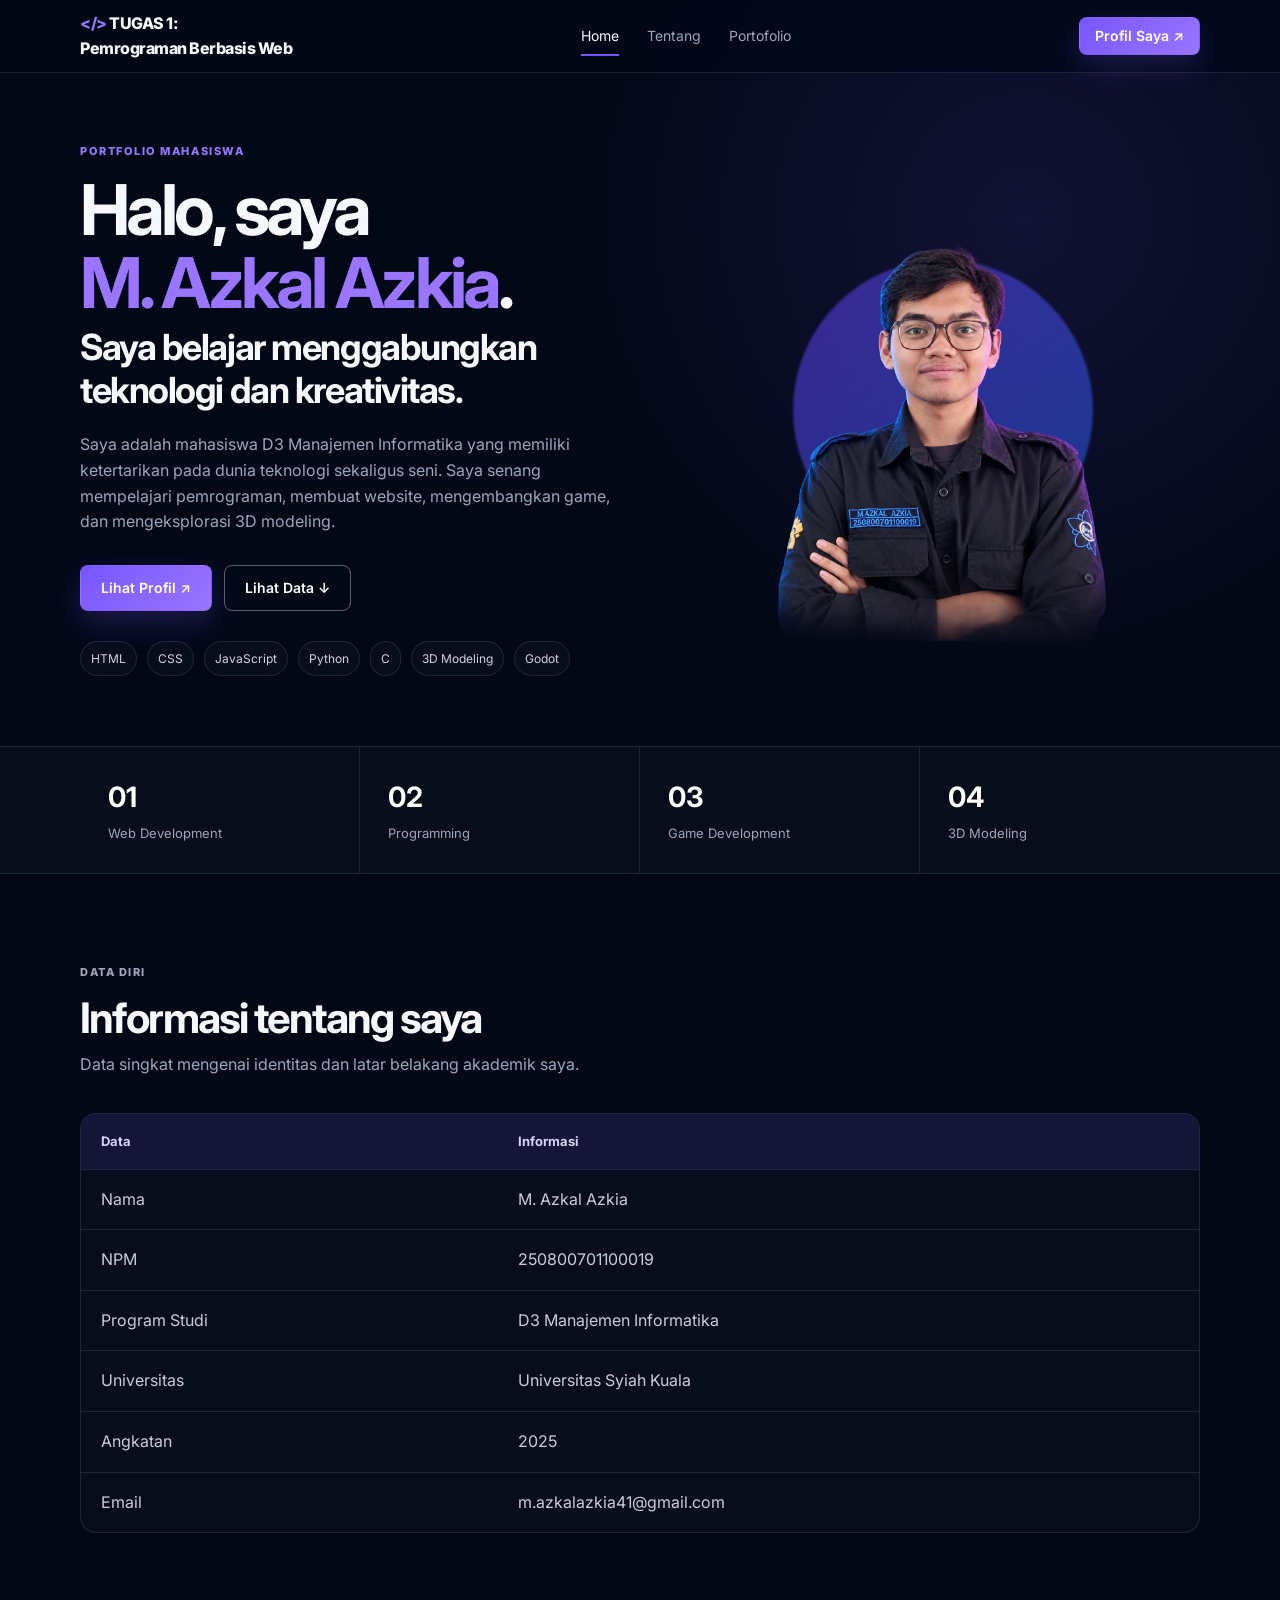
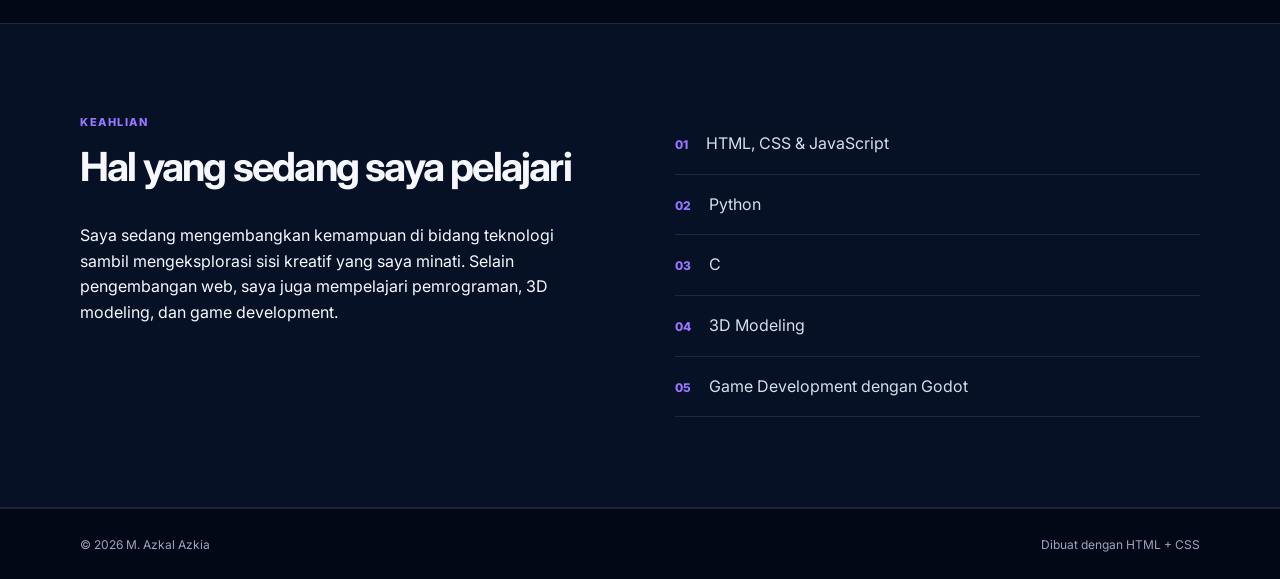
<file: index.html>
<!DOCTYPE html>
<html lang="id">
<head>
  <meta charset="UTF-8">
  <meta name="viewport" content="width=device-width, initial-scale=1.0">
  <title>Portfolio | M. Azkal Azkia</title>
  <link rel="stylesheet" href="style.css">
</head>
<body>
  <header class="site-header">
    <div class="container nav-wrap">
      <a class="brand" href="index.html"><span>&lt;/&gt;</span> TUGAS 1:<br>Pemrograman Berbasis Web</a>
      <nav aria-label="Navigasi utama">
        <a class="active" href="index.html">Home</a>
        <a href="about.html">Tentang</a>
        <a href="portofolio.html">Portofolio</a>
      </nav>
      <a class="btn btn-small" href="about.html">Profil Saya ↗</a>
    </div>
  </header>

  <main>
    <section class="hero container">
      <div class="hero-copy">
        <p class="eyebrow">PORTFOLIO MAHASISWA</p>
        <h1>Halo, saya <span><br>M. Azkal Azkia</span>.</h1>
        <h2>Saya belajar menggabungkan teknologi dan kreativitas.</h2>
        <p class="lead">
          Saya adalah mahasiswa D3 Manajemen Informatika yang memiliki ketertarikan
          pada dunia teknologi sekaligus seni. Saya senang mempelajari pemrograman,
          membuat website, mengembangkan game, dan mengeksplorasi 3D modeling.
        </p>


        <div class="hero-actions">
          <a class="btn" href="about.html">Lihat Profil ↗</a>
          <a class="btn btn-outline" href="#data">Lihat Data ↓</a>
        </div> 
          <small>
            <div class="tech-row">
              <span>HTML</span> 
              <span>CSS</span> 
              <span>JavaScript</span> 
              <span>Python</span> 
              <span>C</span> 
              <span>3D Modeling</span> 
              <span>Godot</span>
            </div>
          </small>
        </div>
      </div>

      <div class="hero-visual">
        <div class="glow"></div>
        <img
          src="assets/profile3.png"
          alt="Foto profil"
          class="profile-photo"
        >

      </div>
    </section>

    <section class="stats-section">
      <div class="container stats">
        <div class="stat">
          <strong>01</strong>
          <span>Web Development</span>
        </div>
        <div class="stat">
          <strong>02</strong>
          <span>Programming</span>
        </div>
        <div class="stat">
          <strong>03</strong>
          <span>Game Development</span>
        </div>
        <div class="stat">
          <strong>04</strong>
          <span>3D Modeling</span>
        </div>
      </div>
    </section>

    <section class="section container" id="data">
      <div class="section-heading">
        <p class="eyebrow">DATA DIRI</p>
        <h2>Informasi tentang saya</h2>
        <p>Data singkat mengenai identitas dan latar belakang akademik saya.</p>

      </div>

      <div class="table-card">
        <table>
          <thead>
            <tr>
              <th>Data</th>
              <th>Informasi</th>
            </tr>
          </thead>
          <tbody>
            <tr>
              <td>Nama</td><td>M. Azkal Azkia</td>
            </tr>
            <tr>
              <td>NPM</td>
              <td>250800701100019</td>
            </tr>
            <tr>
              <td>Program Studi</td>
              <td>D3 Manajemen Informatika</td>
            </tr>
            <tr>
              <td>Universitas</td>
              <td>Universitas Syiah Kuala</td>
            </tr>
            <tr>
              <td>Angkatan</td>
              <td>2025</td>
            </tr>
            <tr>
              <td>Email</td>
              <td>m.azkalazkia41@gmail.com</td>
            </tr>
          </tbody>

        </table>
      </div>
    </section>

    <section class="section section-alt">
      <div class="container two-col">
        <div>
          <p class="eyebrow">KEAHLIAN</p>
          <h2>Hal yang sedang saya pelajari</h2>
          <p>
            Saya sedang mengembangkan kemampuan di bidang teknologi sambil mengeksplorasi
            sisi kreatif yang saya minati. Selain pengembangan web, saya juga mempelajari
            pemrograman, 3D modeling, dan game development.
          </p>
        </div>

        <ul class="skill-list">
          <li><span>01</span> HTML, CSS &amp; JavaScript</li>
          <li><span>02</span> Python</li>
          <li><span>03</span> C</li>
          <li><span>04</span> 3D Modeling</li>
          <li><span>05</span> Game Development dengan Godot</li>
        </ul>

      </div>
    </section>
  </main>

  <footer class="footer">
    <div class="container footer-inner">
      <span>© 2026 M. Azkal Azkia</span>
      <span>Dibuat dengan HTML + CSS</span>
    </div>
  </footer>
</body>
</html>
</file>
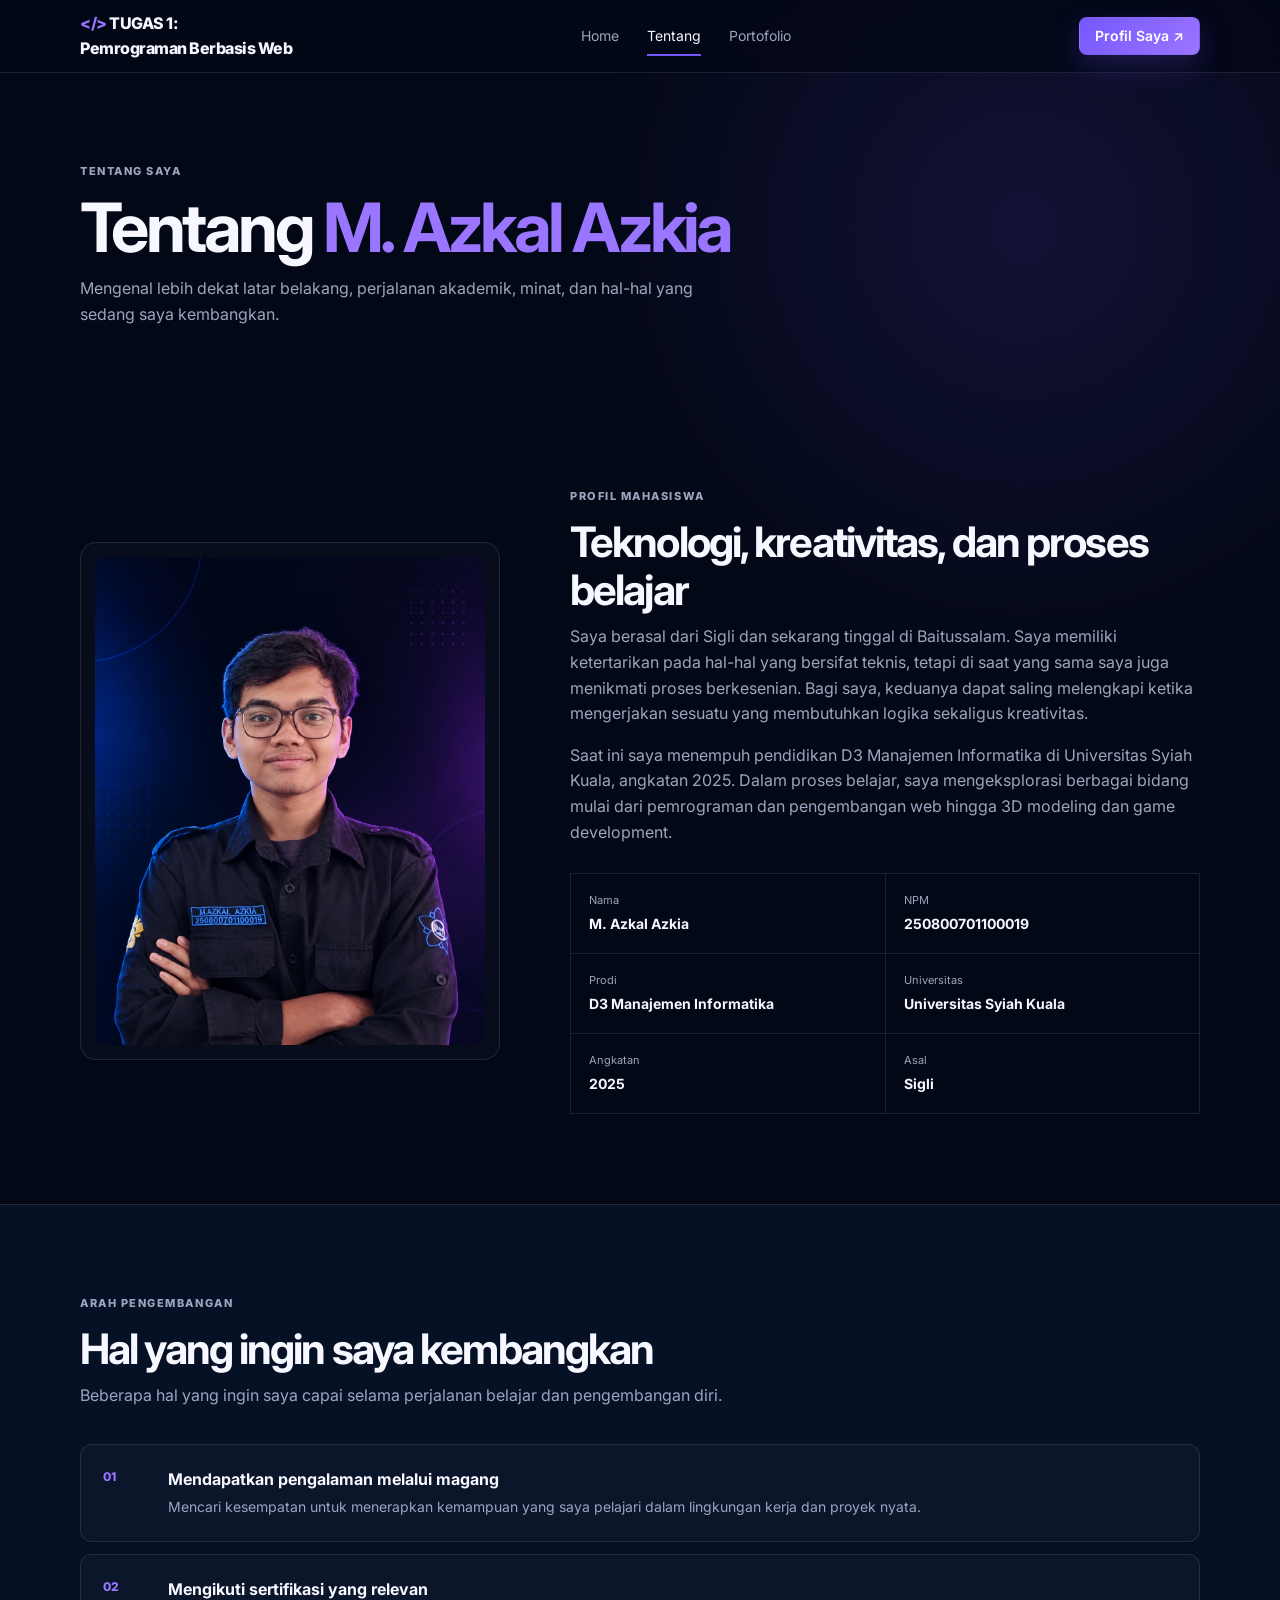
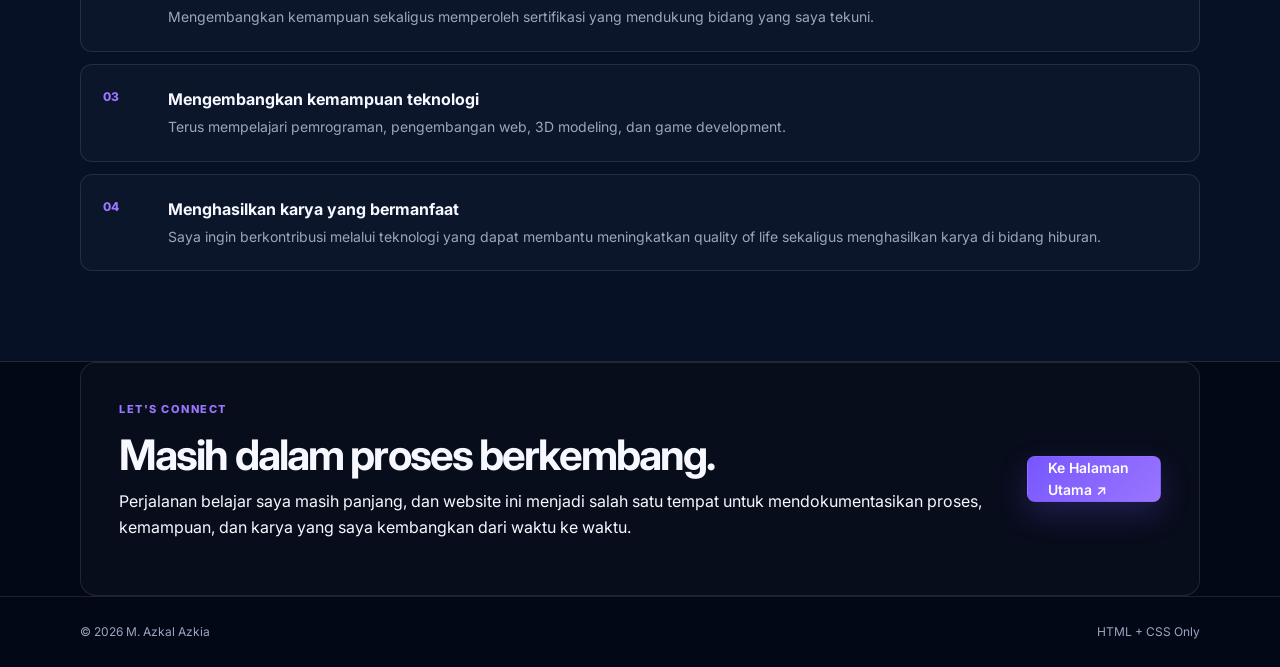
<file: about.html>
<!DOCTYPE html>
<html lang="id">
<head>
  <meta charset="UTF-8">
  <meta name="viewport" content="width=device-width, initial-scale=1.0">
  <title>Tentang | M. Azkal Azkia</title>
  <link rel="stylesheet" href="style.css">
</head>
<body>
  <header class="site-header">
    <div class="container nav-wrap">
      <a class="brand" href="index.html"><span>&lt;/&gt;</span> TUGAS 1:<br>Pemrograman Berbasis Web</a>
      <nav aria-label="Navigasi utama">
        <a href="index.html">Home</a>
        <a class="active" href="about.html">Tentang</a>
        <a href="portofolio.html">Portofolio</a>
      </nav>
      <a class="btn btn-small" href="about.html">Profil Saya ↗</a>
    </div>
  </header>

  <main>
    <section class="page-hero container">
      <p class="eyebrow">TENTANG SAYA</p>
      <h1>Tentang <span>M. Azkal Azkia</span></h1>
      <p>
        Mengenal lebih dekat latar belakang, perjalanan akademik, minat,
        dan hal-hal yang sedang saya kembangkan.
      </p>
    </section>

    <section class="section container profile-grid">
      <div class="portrait-card">
        <img src="assets/tentangsaya.png" alt="Foto M. Azkal Azkia">
      </div>

      <div class="profile-content">
        <p class="eyebrow">PROFIL MAHASISWA</p>
        <h2>Teknologi, kreativitas, dan proses belajar</h2>

        <p>
          Saya berasal dari Sigli dan sekarang tinggal di Baitussalam. Saya memiliki
          ketertarikan pada hal-hal yang bersifat teknis, tetapi di saat yang sama
          saya juga menikmati proses berkesenian. Bagi saya, keduanya dapat saling
          melengkapi ketika mengerjakan sesuatu yang membutuhkan logika sekaligus
          kreativitas.
        </p>

        <p>
          Saat ini saya menempuh pendidikan D3 Manajemen Informatika di Universitas
          Syiah Kuala, angkatan 2025. Dalam proses belajar, saya mengeksplorasi
          berbagai bidang mulai dari pemrograman dan pengembangan web hingga
          3D modeling dan game development.
        </p>


        <div class="info-grid">
          <div><small>Nama</small><strong>M. Azkal Azkia</strong></div>
          <div><small>NPM</small><strong>250800701100019</strong></div>
          <div><small>Prodi</small><strong>D3 Manajemen Informatika</strong></div>
          <div><small>Universitas</small><strong>Universitas Syiah Kuala</strong></div>
          <div><small>Angkatan</small><strong>2025</strong></div>
          <div><small>Asal</small><strong>Sigli</strong></div>
        </div>

    </section>

    <section class="section section-alt">
      <div class="container">
        <div class="section-heading">
          <p class="eyebrow">ARAH PENGEMBANGAN</p>
          <h2>Hal yang ingin saya kembangkan</h2>
          <p>
            Beberapa hal yang ingin saya capai selama perjalanan belajar dan
            pengembangan diri.
          </p>
        </div>

        <ol class="goal-list">
          <li>
            <span>01</span>
            <div>
              <strong>Mendapatkan pengalaman melalui magang</strong>
              <p>
                Mencari kesempatan untuk menerapkan kemampuan yang saya pelajari
                dalam lingkungan kerja dan proyek nyata.
              </p>
            </div>
          </li>

          <li>
            <span>02</span>
            <div>
              <strong>Mengikuti sertifikasi yang relevan</strong>
              <p>
                Mengembangkan kemampuan sekaligus memperoleh sertifikasi yang
                mendukung bidang yang saya tekuni.
              </p>
            </div>
          </li>

          <li>
            <span>03</span>
            <div>
              <strong>Mengembangkan kemampuan teknologi</strong>
              <p>
                Terus mempelajari pemrograman, pengembangan web, 3D modeling,
                dan game development.
              </p>
            </div>
          </li>

          <li>
            <span>04</span>
            <div>
              <strong>Menghasilkan karya yang bermanfaat</strong>
              <p>
                Saya ingin berkontribusi melalui teknologi yang dapat membantu
                meningkatkan quality of life sekaligus menghasilkan karya
                di bidang hiburan.
              </p>
            </div>
          </li>
        </ol>

      </div>
    </section>

    <section class="section container contact-box">
      <div>
        <p class="eyebrow">LET'S CONNECT</p>
        <h2>Masih dalam proses berkembang.</h2>
        <p>
          Perjalanan belajar saya masih panjang, dan website ini menjadi salah satu
          tempat untuk mendokumentasikan proses, kemampuan, dan karya yang saya
          kembangkan dari waktu ke waktu.
        </p>
      </div>
      <a class="btn" href="index.html">Ke Halaman Utama ↗</a>
    </section>
  </main>

  <footer class="footer">
    <div class="container footer-inner">
      <span>© 2026 M. Azkal Azkia</span>
      <span>HTML + CSS Only</span>
    </div>
  </footer>
</body>
</html>
</file>
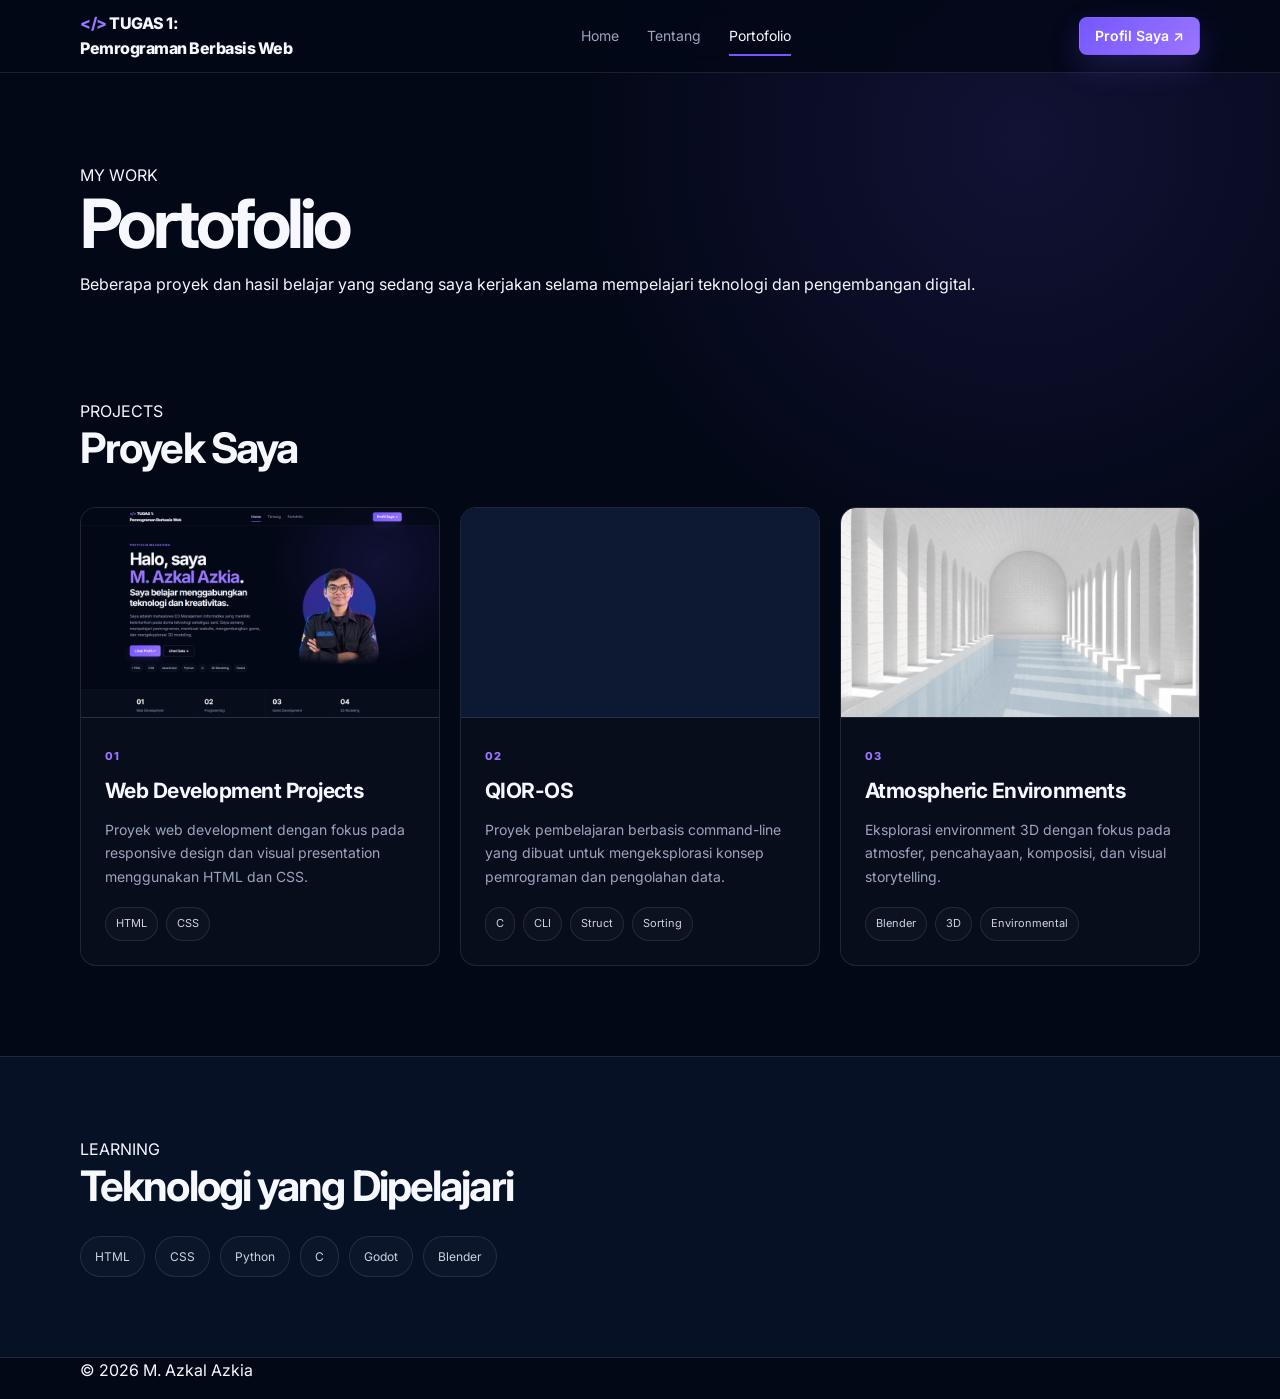
<file: portofolio.html>
<!DOCTYPE html>
<html lang="id">
<head>
  <meta charset="UTF-8">
  <meta name="viewport" content="width=device-width, initial-scale=1.0">

  <title>Portofolio — M. Azkal Azkia</title>

  <link rel="stylesheet" href="style.css">
</head>

<body>

  <!-- NAVBAR -->
  <header class="site-header">
    <div class="container nav-wrap">

      <a class="brand" href="index.html">
        <span>&lt;/&gt;</span>
        TUGAS 1:<br>
        Pemrograman Berbasis Web
      </a>

      <nav aria-label="Navigasi utama">
        <a href="index.html">Home</a>
        <a href="about.html">Tentang</a>
        <a class="active" href="portofolio.html">Portofolio</a>
      </nav>

      <a class="btn btn-small" href="about.html">
        Profil Saya ↗
      </a>

    </div>
  </header>


  <main>

    <!-- PORTFOLIO HERO -->
    <section class="portfolio-hero">
      <div class="container">

        <span class="section-label">MY WORK</span>

        <h1>Portofolio</h1>

        <p>
          Beberapa proyek dan hasil belajar yang sedang saya kerjakan
          selama mempelajari teknologi dan pengembangan digital.
        </p>

      </div>
    </section>


    <!-- PROJECTS -->
    <section class="projects">

      <div class="container">

        <div class="section-heading">

          <span class="section-label">PROJECTS</span>

          <h2>Proyek Saya</h2>

        </div>


        <div class="project-grid">


          <!-- PROJECT 01 -->
          <article class="project-card">

            <div class="project-image">

              <img
                src="assets/web.png"
                alt="Project Web Development"
              >

            </div>


            <div class="project-content">

              <span class="project-number">01</span>

              <h3>Web Development Projects</h3>

              <p>
                Proyek web development dengan fokus pada 
                responsive design dan visual presentation 
                menggunakan HTML dan CSS.
              </p>

              <div class="project-tech">
                <span>HTML</span>
                <span>CSS</span>
              </div>

            </div>

          </article>



          <!-- PROJECT 02 - QIOR OS -->
          <article class="project-card">

            <div class="project-image qior-slideshow">

              <!-- 01 - BOOT -->
              <img
                src="assets/kode1.png"
                alt="QIOR-OS boot sequence"
              >

              <!-- 02 - MATH -->
              <img
                src="assets/kode2.png"
                alt="QIOR-OS math tools"
              >

              <!-- 03 - RANK -->
              <img
                src="assets/kode3.png"
                alt="QIOR-OS ranking system"
              >

              <!-- 04 - SHOW -->
              <img
                src="assets/kode4.png"
                alt="QIOR-OS member database"
              >

              <!-- 05 - HELP -->
              <img
                src="assets/kode5.png"
                alt="QIOR-OS command list"
              >

            </div>


            <div class="project-content">

              <span class="project-number">02</span>

              <h3>QIOR-OS</h3>

              <p>
                Proyek pembelajaran berbasis command-line yang dibuat untuk
                mengeksplorasi konsep pemrograman dan pengolahan data.
              </p>

              <div class="project-tech">
                <span>C</span>
                <span>CLI</span>
                <span>Struct</span>
                <span>Sorting</span>
              </div>

            </div>

          </article>



          <!-- PROJECT 03 -->
          <article class="project-card">

            <div class="project-image">

              <img
                src="assets/blender.png"
                alt="Atmospheric environments"
              >

            </div>


            <div class="project-content">

              <span class="project-number">03</span>

              <h3>Atmospheric Environments</h3>

              <p>
                Eksplorasi environment 3D dengan fokus pada atmosfer,
                pencahayaan, komposisi, dan visual storytelling.
              </p>

              <div class="project-tech">
                <span>Blender</span>
                <span>3D</span>
                <span>Environmental</span>
              </div>

            </div>

          </article>


        </div>

      </div>

    </section>



    <!-- TECHNOLOGIES -->
    <section class="technologies">

      <div class="container">

        <span class="section-label">LEARNING</span>

        <h2>Teknologi yang Dipelajari</h2>

        <div class="tech-list">

          <span>HTML</span>
          <span>CSS</span>
          <span>Python</span>
          <span>C</span>
          <span>Godot</span>
          <span>Blender</span>

        </div>

      </div>

    </section>

  </main>



  <!-- FOOTER -->
  <footer>

    <div class="container">

      <p>
        © 2026 M. Azkal Azkia
      </p>

    </div>

  </footer>


</body>
</html>
</file>
<file: style.css>
@import url('https://fonts.googleapis.com/css2?family=Inter:wght@400;500;600;700;800&display=swap');

:root {
  --bg: #030817;
  --bg-soft: #071126;
  --card: #0a1429;
  --line: rgba(255,255,255,.10);
  --text: #f7f8ff;
  --muted: #9aa6bd;
  --accent: #7657ff;
  --accent-2: #9a75ff;
  --shadow: 0 24px 70px rgba(0,0,0,.35);
}

* { box-sizing: border-box; }

html { scroll-behavior: smooth; }

body {
  margin: 0;
  color: var(--text);
  background:
    radial-gradient(circle at 80% 10%, rgba(118,87,255,.13), transparent 28rem),
    var(--bg);
  font-family: 'Inter', system-ui, sans-serif;
  line-height: 1.6;
}

a { color: inherit; text-decoration: none; }

.container {
  width: min(1120px, calc(100% - 40px));
  margin-inline: auto;
}

.site-header {
  border-bottom: 1px solid var(--line);
  background: rgba(3,8,23,.84);
  backdrop-filter: blur(12px);
}

.nav-wrap {
  min-height: 72px;
  display: flex;
  align-items: center;
  justify-content: space-between;
  gap: 24px;
}

.brand {
  font-weight: 800;
  letter-spacing: -.03em;
}

.brand span, h1 span, .eyebrow { color: var(--accent-2); }

nav {
  display: flex;
  align-items: center;
  gap: 28px;
}

nav a {
  position: relative;
  color: var(--muted);
  font-size: 14px;
  padding: 25px 0;
}

nav a:hover, nav a.active { color: var(--text); }

nav a.active::after {
  content: "";
  position: absolute;
  left: 0;
  right: 0;
  bottom: 16px;
  height: 2px;
  background: var(--accent);
}

.btn {
  display: inline-flex;
  align-items: center;
  justify-content: center;
  min-height: 46px;
  padding: 0 20px;
  border-radius: 8px;
  border: 1px solid transparent;
  background: linear-gradient(135deg, var(--accent), var(--accent-2));
  color: white;
  font-weight: 600;
  font-size: 14px;
  box-shadow: 0 12px 30px rgba(118,87,255,.22);
  transition: transform .2s ease, filter .2s ease;
}

.btn:hover { transform: translateY(-2px); filter: brightness(1.08); }

.btn-small { min-height: 38px; padding-inline: 15px; }

.btn-outline {
  background: transparent;
  border-color: rgba(255,255,255,.35);
  box-shadow: none;
}

.hero {
  min-height: 650px;
  display: grid;
  grid-template-columns: 1.03fr .97fr;
  align-items: center;
  gap: 60px;
  padding-block: 70px;
}

.eyebrow {
  margin: 0 0 12px;
  font-size: 11px;
  font-weight: 800;
  letter-spacing: .14em;
}

h1, h2, p { margin-top: 0; }

.hero h1 {
  margin-bottom: 6px;
  font-size: clamp(42px, 6vw, 70px);
  line-height: 1.05;
  letter-spacing: -.055em;
}

.hero h2 {
  margin-bottom: 20px;
  font-size: clamp(24px, 3vw, 36px);
  line-height: 1.2;
  letter-spacing: -.04em;
}

.lead, .page-hero > p, .section-heading > p, .profile-content > p {
  color: var(--muted);
  max-width: 650px;
}

.hero-actions {
  display: flex;
  flex-wrap: wrap;
  gap: 12px;
  margin: 30px 0;
}

.tech-row {
  display: flex;
  flex-wrap: wrap;
  gap: 10px;
}

.tech-row span {
  padding: 7px 10px;
  border: 1px solid var(--line);
  border-radius: 999px;
  color: #cbd4e5;
  font-size: 12px;
  background: rgba(255,255,255,.025);
}

.hero-visual {
  min-height: 480px;
  position: relative;
  display: grid;
  place-items: center;
}

.glow {
  position: absolute;
  width: 300px;
  height: 300px;
  border-radius: 50%;
  background: linear-gradient(135deg, #6d42ff, #2c66ff);
  opacity: .5;
  filter: blur(1px);
}

.profile-photo {
  position: relative;
  z-index: 2;
  width: min(700px, 72%);
  aspect-ratio: 4/5;
  object-fit: cover;
  object-position: center;
  /* border-radius: 170px 170px 24px 24px;
  border: 5px solid rgba(255,255,255,.08); */
  /* box-shadow: var(--shadow); */
}

.code-card {
  position: absolute;
  z-index: 3;
  right: 0;
  bottom: 60px;
  width: 220px;
  padding: 15px;
  border: 1px solid var(--line);
  border-radius: 10px;
  background: rgba(6,13,29,.92);
  box-shadow: var(--shadow);
}

.dots { display: flex; gap: 5px; margin-bottom: 12px; }
.dots i { width: 6px; height: 6px; border-radius: 50%; background: #69758c; }

.code-card code {
  color: #b8c3d8;
  font-size: 10px;
  line-height: 1.8;
}

.stats-section {
  border-block: 1px solid var(--line);
  background: rgba(255,255,255,.018);
}

.stats {
  display: grid;
  grid-template-columns: repeat(4, 1fr);
}

.stat {
  padding: 28px;
  border-right: 1px solid var(--line);
}

.stat:last-child { border-right: 0; }

.stat strong {
  display: block;
  font-size: 28px;
  color: white;
}

.stat span { color: var(--muted); font-size: 13px; }

.section { padding-block: 90px; }

.section-heading { margin-bottom: 35px; }

.section-heading h2, .profile-content h2, .contact-box h2 {
  margin-bottom: 10px;
  font-size: clamp(28px, 4vw, 42px);
  line-height: 1.15;
  letter-spacing: -.045em;
}

.table-card, .portrait-card, .contact-box {
  border: 1px solid var(--line);
  background: rgba(255,255,255,.025);
  border-radius: 16px;
  overflow: hidden;
}

table {
  width: 100%;
  border-collapse: collapse;
}

th, td {
  text-align: left;
  padding: 17px 20px;
  border-bottom: 1px solid var(--line);
}

th {
  background: rgba(118,87,255,.12);
  color: #d9d1ff;
  font-size: 13px;
}

td { color: #c5cede; }

tr:last-child td { border-bottom: 0; }

.section-alt {
  background: var(--bg-soft);
  border-block: 1px solid var(--line);
}

.two-col {
  display: grid;
  grid-template-columns: 1fr 1fr;
  gap: 70px;
  align-items: start;
}

.two-col h2 { font-size: 40px; line-height: 1.15; letter-spacing: -.045em; }

.skill-list, .goal-list {
  margin: 0;
  padding: 0;
  list-style: none;
}

.skill-list li {
  padding: 17px 0;
  border-bottom: 1px solid var(--line);
  color: #d6ddec;
}

.skill-list span, .goal-list > li > span {
  color: var(--accent-2);
  font-size: 12px;
  font-weight: 800;
  margin-right: 14px;
}

.footer {
  border-top: 1px solid var(--line);
  color: var(--muted);
  font-size: 12px;
}

.footer-inner {
  min-height: 70px;
  display: flex;
  align-items: center;
  justify-content: space-between;
  gap: 20px;
}

.page-hero {
  padding-block: 90px 55px;
}

.page-hero h1 {
  margin-bottom: 15px;
  font-size: clamp(42px, 6vw, 68px);
  line-height: 1;
  letter-spacing: -.055em;
}

.profile-grid {
  display: grid;
  grid-template-columns: .8fr 1.2fr;
  gap: 70px;
  align-items: center;
}

.portrait-card { padding: 14px; }

.portrait-card img {
  display: block;
  width: 100%;
  aspect-ratio: 4/5;
  object-fit: cover;
  border-radius: 10px;
}

.info-grid {
  display: grid;
  grid-template-columns: 1fr 1fr;
  margin-top: 28px;
  border-top: 1px solid var(--line);
  border-left: 1px solid var(--line);
}

.info-grid div {
  padding: 18px;
  border-right: 1px solid var(--line);
  border-bottom: 1px solid var(--line);
}

.info-grid small, .info-grid strong { display: block; }
.info-grid small { color: var(--muted); font-size: 11px; margin-bottom: 3px; }
.info-grid strong { font-size: 14px; }

.goal-list {
  display: grid;
  gap: 12px;
}

.goal-list > li {
  display: grid;
  grid-template-columns: 55px 1fr;
  gap: 10px;
  padding: 22px;
  border: 1px solid var(--line);
  border-radius: 12px;
  background: rgba(255,255,255,.025);
}

.goal-list p { margin: 4px 0 0; color: var(--muted); font-size: 14px; }

.contact-box {
  padding: 38px;
  display: flex;
  align-items: center;
  justify-content: space-between;
  gap: 30px;
}

@media (max-width: 850px) {
  .hero, .two-col, .profile-grid {
    grid-template-columns: 1fr;
  }

  .hero { padding-block: 55px; }

  .hero-visual {
    min-height: 420px;
    order: -1;
  }

  .stats { grid-template-columns: 1fr 1fr; }

  .stat:nth-child(2) { border-right: 0; }
  .stat:nth-child(-n+2) { border-bottom: 1px solid var(--line); }

  .profile-grid { gap: 35px; }

  .contact-box { flex-direction: column; align-items: flex-start; }
}

@media (max-width: 620px) {
  .container { width: min(100% - 28px, 1120px); }

  .nav-wrap { min-height: 64px; }
  .nav-wrap .btn { display: none; }

  nav { gap: 17px; }
  nav a { font-size: 12px; padding: 22px 0; }
  nav a.active::after { bottom: 13px; }

  .hero h1 { font-size: 44px; }
  .hero h2 { font-size: 25px; }

  .hero-visual { min-height: 360px; }
  .glow { width: 290px; height: 290px; }
  .profile-photo { width: 245px; }
  .code-card { right: 0; bottom: 15px; width: 185px; }

  .stats { grid-template-columns: 1fr 1fr; }
  .stat { padding: 20px 15px; }

  th, td { padding: 13px 12px; font-size: 13px; }

  .section { padding-block: 65px; }
  .two-col h2 { font-size: 32px; }

  .info-grid { grid-template-columns: 1fr; }

  .footer-inner { padding-block: 18px; flex-direction: column; align-items: flex-start; }
}

/* portofolio /*

/* =========================
   PORTFOLIO PAGE
   ========================= */

.portfolio-hero {
  padding-block: 90px 55px;
}

.portfolio-hero h1 {
  margin-bottom: 15px;
  font-size: clamp(42px, 6vw, 68px);
  line-height: 1;
  letter-spacing: -.055em;
}

.portfolio-hero h1 span {
  color: var(--accent-2);
}

.portfolio-hero > p {
  max-width: 650px;
  color: var(--muted);
  font-size: 16px;
}

.projects {
  padding-block: 30px 90px;
}

.section-heading h2 {
  margin-bottom: 10px;
  font-size: clamp(28px, 4vw, 42px);
  line-height: 1.15;
  letter-spacing: -.045em;
}

.project-grid {
  display: grid;
  grid-template-columns: repeat(3, 1fr);
  gap: 20px;
}

.project-card {
  border: 1px solid var(--line);
  border-radius: 16px;
  overflow: hidden;
  background: rgba(255,255,255,.025);
  transition:
    transform .25s ease,
    border-color .25s ease,
    box-shadow .25s ease;
}

.project-card:hover {
  transform: translateY(-6px);
  border-color: rgba(154,117,255,.45);
  box-shadow: 0 20px 50px rgba(0,0,0,.25);
}

.project-image {
  min-height: 210px;
  display: grid;
  place-items: center;
  position: relative;
  overflow: hidden;
  background:
    radial-gradient(circle at 25% 25%, rgba(154,117,255,.28), transparent 35%),
    linear-gradient(135deg, #0d1833, #101d3f);
  border-bottom: 1px solid var(--line);
}

.project-image {
  height: 210px;
  overflow: hidden;
  background: #0d1833;
  aspect-ratio: 16 / 9;
  height: auto;
  position: relative;
  overflow: hidden;
}

.project-image img {
  width: 100%;
  height: 100%;
  display: block;
  object-fit: cover;
}

.project-image span {
  position: relative;
  z-index: 2;
  color: #d9d1ff;
  font-size: 11px;
  font-weight: 800;
  letter-spacing: .14em;
}

.project-content {
  padding: 24px;
}

.project-number {
  display: inline-block;
  margin-bottom: 8px;
  color: var(--accent-2);
  font-size: 11px;
  font-weight: 800;
  letter-spacing: .12em;
}

.project-content h3 {
  margin: 0 0 10px;
  font-size: 21px;
  letter-spacing: -.025em;
}

.project-content p {
  margin: 0 0 18px;
  color: var(--muted);
  font-size: 14px;
  line-height: 1.7;
}

.project-tech {
  display: flex;
  flex-wrap: wrap;
  gap: 8px;
}

.project-tech span,
.tech-list span {
  padding: 7px 10px;
  border: 1px solid var(--line);
  border-radius: 999px;
  background: rgba(255,255,255,.025);
  color: #cbd4e5;
  font-size: 11px;
}

.technologies {
  padding-block: 80px;
  background: var(--bg-soft);
  border-block: 1px solid var(--line);
}

.technologies h2 {
  margin-bottom: 25px;
  font-size: clamp(28px, 4vw, 42px);
  line-height: 1.15;
  letter-spacing: -.045em;
}

.tech-list {
  display: flex;
  flex-wrap: wrap;
  gap: 10px;
}

.tech-list span {
  padding: 10px 14px;
  font-size: 12px;
}


/* =========================
   PORTFOLIO RESPONSIVE
   ========================= */

@media (max-width: 900px) {
  .project-grid {
    grid-template-columns: 1fr 1fr;
  }
}

@media (max-width: 650px) {
  .portfolio-hero {
    padding-block: 65px 40px;
  }

  .projects {
    padding-bottom: 65px;
  }

  .project-grid {
    grid-template-columns: 1fr;
  }

  .project-image {
    min-height: 190px;
  }

  .project-content {
    padding: 20px;
  }

  .technologies {
    padding-block: 60px;
  }
}

/* =========================
   QIOR-OS SLIDESHOW
========================= */

.qior-slideshow {
    position: relative;
    height: 210px;
    overflow: hidden;
    background: #0d1833;
    border-bottom: 1px solid var(--line);
}


/* Semua gambar berada di tempat yang sama */

.qior-slideshow img {
    position: absolute;
    inset: 0;

    width: 100%;
    height: 100%;
    object-fit: contain;

    display: block;

    object-fit: cover;

    opacity: 0;

    animation: qiorSlideshow 15s infinite;

    animation-play-state: paused;
}


/* Gambar pertama */

.qior-slideshow img:nth-child(1) {
    animation-delay: 0s;
}


/* Gambar kedua */

.qior-slideshow img:nth-child(2) {
    animation-delay: 3s;
}


/* Gambar ketiga */

.qior-slideshow img:nth-child(3) {
    animation-delay: 6s;
}


/* Gambar keempat */

.qior-slideshow img:nth-child(4) {
    animation-delay: 9s;
}


/* Gambar kelima */

.qior-slideshow img:nth-child(5) {
    animation-delay: 12s;
}


/* Jalankan slideshow ketika card di-hover */

.project-card:hover .qior-slideshow img {
    animation-play-state: running;
}


/* Animasi fade */

@keyframes qiorSlideshow {

    0%,
    16% {
        opacity: 1;
    }

    20%,
    100% {
        opacity: 0;
    }

}
</file>
